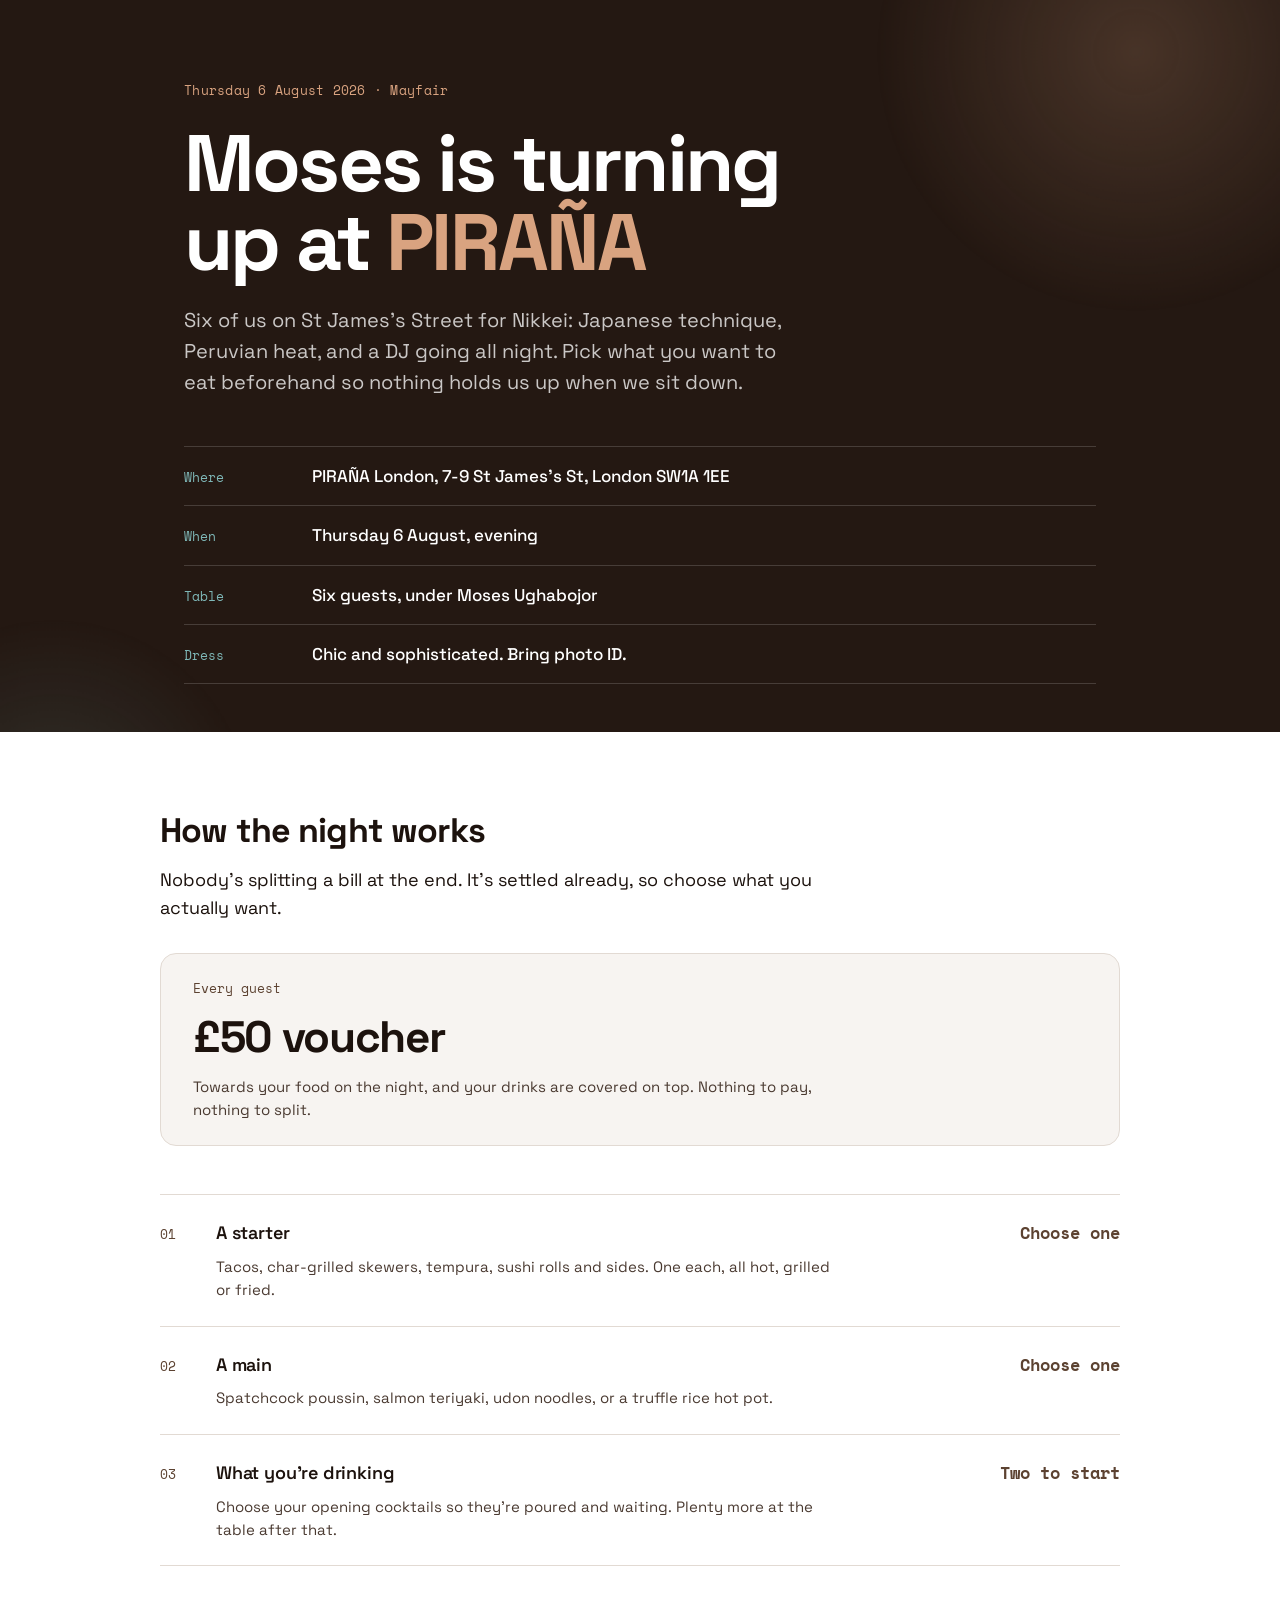
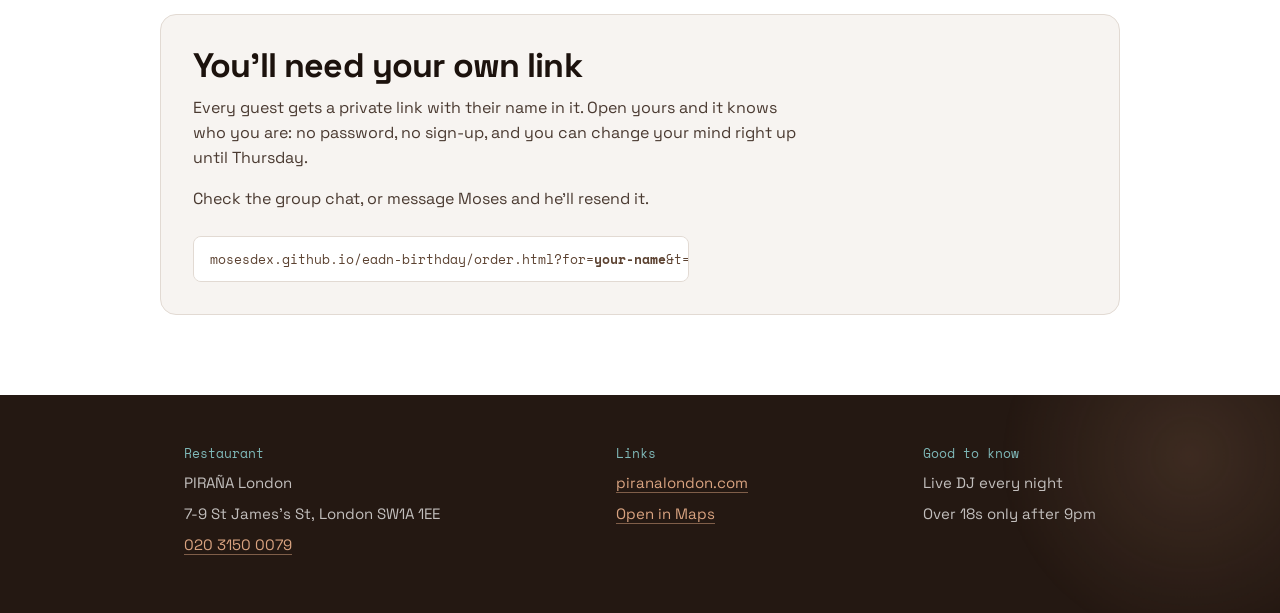
<file: index.html>
<!doctype html>
<html lang="en">
<head>
<meta charset="utf-8">
<meta name="viewport" content="width=device-width, initial-scale=1, viewport-fit=cover">
<meta name="theme-color" content="#241812">
<title>Moses's Birthday — PIRAÑA London</title>
<meta name="description" content="Dinner at PIRAÑA London, Thursday 6 August. Pick your food before the night.">
<link rel="preconnect" href="https://fonts.googleapis.com">
<link rel="preconnect" href="https://fonts.gstatic.com" crossorigin>
<link href="https://fonts.googleapis.com/css2?family=Space+Grotesk:wght@400;500;600;700&family=Space+Mono:wght@400;700&display=swap" rel="stylesheet">
<link rel="stylesheet" href="home.css">
</head>
<body>

<header class="masthead">
  <div class="shell">
    <p class="dateline">Thursday 6 August 2026 · Mayfair</p>
    <h1>Moses is turning up at <em>PIRAÑA</em></h1>
    <p class="standfirst">
      Six of us on St James's Street for Nikkei: Japanese technique, Peruvian
      heat, and a DJ going all night. Pick what you want to eat beforehand so
      nothing holds us up when we sit down.
    </p>

    <dl class="record">
      <div><dt>Where</dt><dd>PIRAÑA London, 7-9 St James's St, London SW1A 1EE</dd></div>
      <div><dt>When</dt><dd>Thursday 6 August, evening</dd></div>
      <div><dt>Table</dt><dd>Six guests, under Moses Ughabojor</dd></div>
      <div><dt>Dress</dt><dd>Chic and sophisticated. Bring photo ID.</dd></div>
    </dl>
  </div>
</header>

<main>
  <section class="band shell">
    <h2>How the night works</h2>
    <p class="lede">
      Nobody's splitting a bill at the end. It's settled already, so choose what
      you actually want.
    </p>

    <div class="voucher">
      <p class="voucher-label">Every guest</p>
      <p class="voucher-amount"><span id="voucherAmount">£50</span> voucher</p>
      <p class="voucher-note">Towards your food on the night, and your drinks are covered on top. Nothing to pay, nothing to split.</p>
    </div>

    <ol class="parts">
      <li>
        <div>
          <h3>A starter</h3>
          <p>Tacos, char-grilled skewers, tempura, sushi rolls and sides. One each, all hot, grilled or fried.</p>
        </div>
        <span class="figure">Choose one</span>
      </li>
      <li>
        <div>
          <h3>A main</h3>
          <p>Spatchcock poussin, salmon teriyaki, udon noodles, or a truffle rice hot pot.</p>
        </div>
        <span class="figure">Choose one</span>
      </li>
      <li>
        <div>
          <h3>What you're drinking</h3>
          <p>Choose your opening cocktails so they're poured and waiting. Plenty more at the table after that.</p>
        </div>
        <span class="figure">Two to start</span>
      </li>
    </ol>

    <div class="gate">
      <h2>You'll need your own link</h2>
      <p>
        Every guest gets a private link with their name in it. Open yours and it
        knows who you are: no password, no sign-up, and you can change your mind
        right up until Thursday.
      </p>
      <p>Check the group chat, or message Moses and he'll resend it.</p>
      <p class="hint">mosesdex.github.io/eadn-birthday/order.html?for=<b>your-name</b>&amp;t=…</p>
    </div>
  </section>
</main>

<footer class="foot">
  <div class="shell foot-grid">
    <div>
      <p class="label">Restaurant</p>
      <p>PIRAÑA London</p>
      <p>7-9 St James's St, London SW1A 1EE</p>
      <p><a href="tel:+442031500079">020 3150 0079</a></p>
    </div>
    <div>
      <p class="label">Links</p>
      <p><a href="https://www.piranalondon.com/" rel="noopener">piranalondon.com</a></p>
      <p><a href="https://maps.app.goo.gl/caVjL6UZ3X6aZDjH8" rel="noopener">Open in Maps</a></p>
    </div>
    <div>
      <p class="label">Good to know</p>
      <p>Live DJ every night</p>
      <p>Over 18s only after 9pm</p>
    </div>
  </div>
</footer>

<script type="module">
  // Keep the headline figure tied to the live config rather than hardcoded.
  import { rpc } from './api.js';
  rpc('bday_menu_and_rules')
    .then((d) => {
      const amount = Number(d?.rules?.food_cap);
      if (amount > 0) {
        document.getElementById('voucherAmount').textContent = `£${amount.toFixed(0)}`;
      }
    })
    .catch(() => { /* the printed £50 stands */ });
</script>

</body>
</html>
</file>
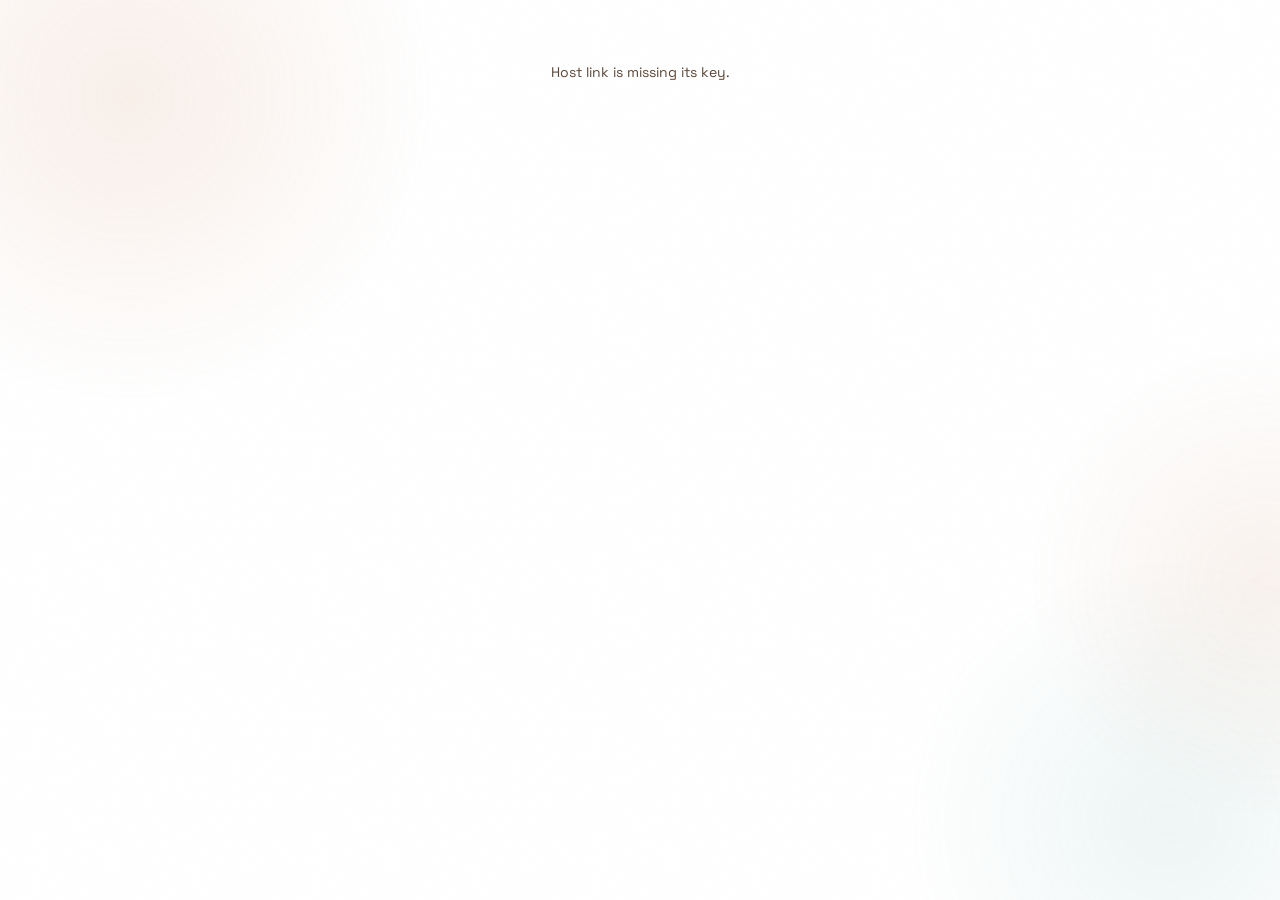
<file: host.html>
<!doctype html>
<html lang="en">
<head>
<meta charset="utf-8">
<meta name="viewport" content="width=device-width, initial-scale=1, viewport-fit=cover">
<meta name="theme-color" content="#ffffff">
<title>Host dashboard — PIRAÑA London</title>
<link rel="preconnect" href="https://fonts.googleapis.com">
<link rel="preconnect" href="https://fonts.gstatic.com" crossorigin>
<link href="https://fonts.googleapis.com/css2?family=Space+Grotesk:wght@400;500;600;700&family=Space+Mono:wght@400;700&display=swap" rel="stylesheet">
<link rel="stylesheet" href="styles.css">
</head>
<body>

<div class="ambient" aria-hidden="true"><i></i><i></i><i></i></div>


<main class="wrap">

  <div id="loading" class="state" aria-live="polite">
    <div class="skeleton"></div>
    <div class="skeleton"></div>
    <p class="state-msg">Loading the table…</p>
  </div>

  <div id="failed" class="state" hidden>
    <p class="state-msg" id="failedMsg"></p>
  </div>

  <div id="app" hidden>

    <header class="masthead">
      <h1 id="eventName">Birthday dinner</h1>
      <p id="eventMeta"></p>
    </header>

    <div class="stat-grid">
      <div class="stat">
        <div class="label">Food total</div>
        <div class="value" id="statTotal">£0.00</div>
        <div class="label" id="statBreakdown"></div>
      </div>
      <div class="stat">
        <div class="label">Shared pot</div>
        <div class="value" id="statPot">—</div>
      </div>
      <div class="stat">
        <div class="label">Toward minimum</div>
        <div class="value" id="statMin">—</div>
      </div>
      <div class="stat">
        <div class="label">Table cap</div>
        <div class="value" id="statCap">—</div>
      </div>
      <div class="stat">
        <div class="label">Submitted</div>
        <div class="value" id="statSubmitted">—</div>
      </div>
      <div class="stat">
        <div class="label">Cocktails on you</div>
        <div class="value" id="statCocktails">£0.00</div>
      </div>
    </div>

    <div id="lockNotice"></div>

    <div class="section-head">
      <h2>Kitchen order</h2>
      <p>All six orders merged into one. This is what you read out at the table.</p>
    </div>

    <div class="panel accent">
      <ul class="lines" id="kitchenList"></ul>
      <div class="btn-row">
        <a class="btn sm" id="fullOrderLink" href="#">Full order sheet</a>
        <button type="button" class="btn sm ghost" id="copyOrder">Copy order</button>
        <button type="button" class="btn sm ghost" id="refreshBtn">Refresh</button>
        <button type="button" class="btn sm ghost" id="lockBtn">Lock orders</button>
      </div>
    </div>

    <div class="section-head">
      <h2>Bar tab</h2>
      <p>Cocktails you're covering.</p>
    </div>

    <div class="panel">
      <ul class="lines" id="barList"></ul>
    </div>

    <div class="section-head">
      <h2>Guests</h2>
      <p>Rename a guest, then send them their own link.</p>
    </div>

    <div id="guestList"></div>

    <p class="muted state-msg" style="margin:2rem 0">Refreshes every 15 seconds.</p>

  </div>
</main>

<script type="module" src="host.js"></script>
</body>
</html>
</file>
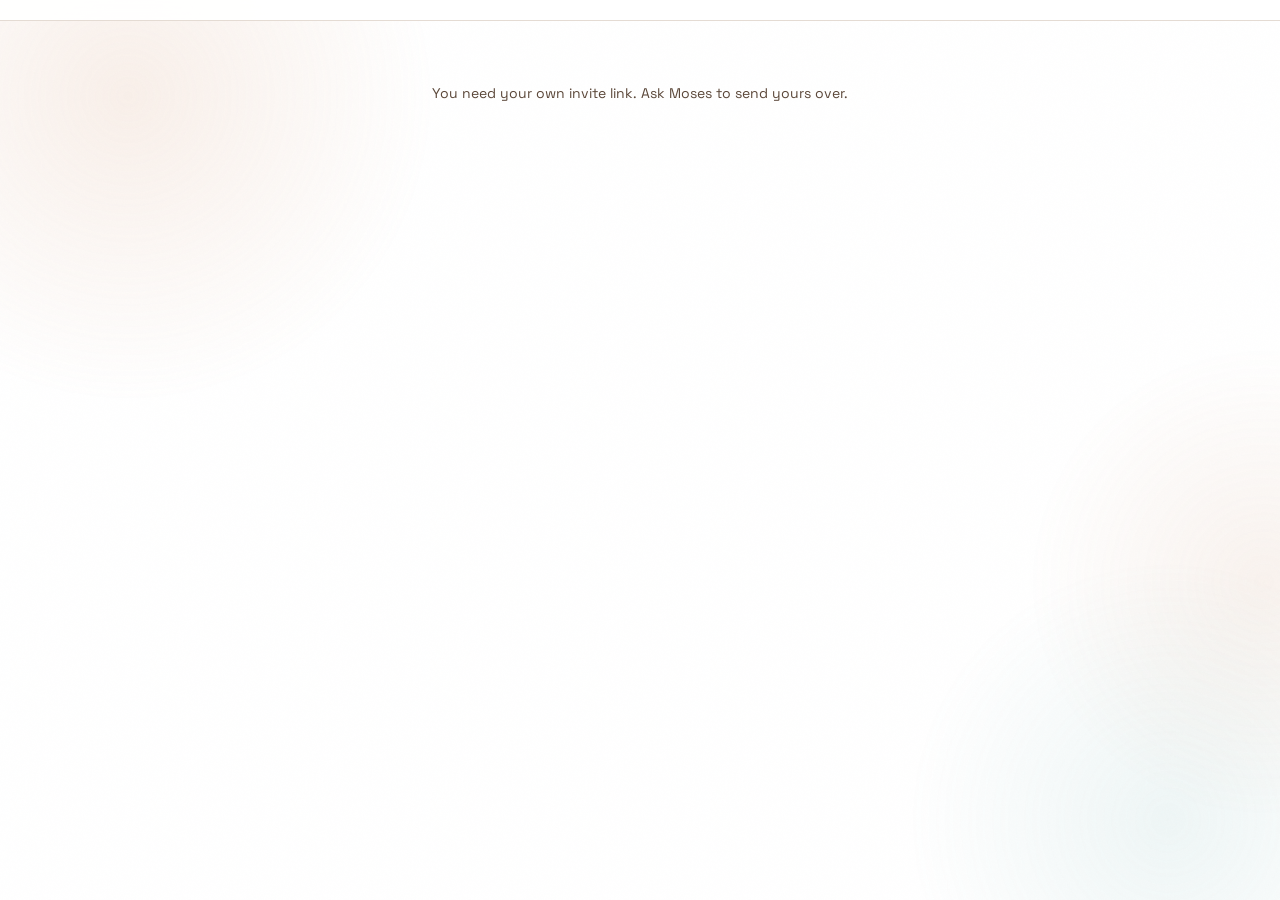
<file: order.html>
<!doctype html>
<html lang="en">
<head>
<meta charset="utf-8">
<meta name="viewport" content="width=device-width, initial-scale=1, viewport-fit=cover">
<meta name="theme-color" content="#ffffff">
<title>Pick your food — PIRAÑA London</title>
<link rel="preconnect" href="https://fonts.googleapis.com">
<link rel="preconnect" href="https://fonts.gstatic.com" crossorigin>
<link href="https://fonts.googleapis.com/css2?family=Space+Grotesk:wght@400;500;600;700&family=Space+Mono:wght@400;700&display=swap" rel="stylesheet">
<link rel="stylesheet" href="styles.css">
</head>
<body>

<div class="ambient" aria-hidden="true"><i></i><i></i><i></i></div>

<svg width="0" height="0" aria-hidden="true" focusable="false" style="position:absolute">
  <defs>
    <g id="ico-dome" fill="none" stroke="currentColor" stroke-width="1.25"
       stroke-linecap="round" stroke-linejoin="round">
      <path d="M2.5 19.5h19"/>
      <path d="M4.75 16.5a7.25 7.25 0 0 1 14.5 0"/>
      <path d="M3.5 16.5h17"/>
      <path d="M12 9.25V7.5"/>
      <circle cx="12" cy="6" r="1.1"/>
    </g>
    <g id="ico-plate" fill="none" stroke="currentColor" stroke-width="1.25"
       stroke-linecap="round" stroke-linejoin="round">
      <circle cx="12" cy="12" r="8.75"/>
      <circle cx="12" cy="12" r="5"/>
    </g>
    <g id="ico-coupe" fill="none" stroke="currentColor" stroke-width="1.25"
       stroke-linecap="round" stroke-linejoin="round">
      <path d="M4.75 5.5h14.5a7.25 7.25 0 0 1-14.5 0Z"/>
      <path d="M12 12.75v5.75"/>
      <path d="M8.25 18.5h7.5"/>
    </g>
  </defs>
</svg>

<nav class="rail" id="rail" aria-label="Order steps" hidden>
  <div class="rail-inner" id="railInner"></div>
</nav>

<main class="wrap">

  <div id="loading" class="state" aria-live="polite">
    <div class="skeleton"></div>
    <div class="skeleton"></div>
    <div class="skeleton"></div>
    <p class="state-msg">Getting the menu…</p>
  </div>

  <div id="failed" class="state" hidden>
    <p class="state-msg" id="failedMsg"></p>
  </div>

  <div id="app" hidden>

    <!-- welcome -->
    <section class="step" data-step="0" aria-labelledby="hello">
      <div class="step-head">
        <h1 class="hello" id="hello"><span id="helloLead">Hey</span> <span id="guestName"></span></h1>
        <p class="venue-line" id="venueLine"></p>

        <dl class="booking">
          <div><dt>When</dt><dd id="bkWhen"></dd></div>
          <div><dt>Table</dt><dd id="bkTable"></dd></div>
          <div><dt>Where</dt><dd id="bkWhere"></dd></div>
        </dl>

        <div class="voucher">
          <p class="voucher-label">You have</p>
          <p class="voucher-amount" id="voucherAmount">£50 voucher</p>
          <p class="voucher-note" id="voucherNote">Towards your food tonight. Drinks are covered separately.</p>
        </div>

        <div class="brief">
          <div class="brief-row">
            <svg class="ico" viewBox="0 0 24 24" aria-hidden="true"><use href="#ico-dome"/></svg>
            <div>
              <h2>A starter</h2>
              <p>Tacos, char-grilled skewers, tempura, sushi rolls and sides. One each.</p>
            </div>
            <span class="figure">Choose one</span>
          </div>
          <div class="brief-row">
            <svg class="ico" viewBox="0 0 24 24" aria-hidden="true"><use href="#ico-plate"/></svg>
            <div>
              <h2>A main</h2>
              <p>Spatchcock poussin, salmon teriyaki, udon, or a truffle rice hot pot.</p>
            </div>
            <span class="figure">Choose one</span>
          </div>
          <div class="brief-row">
            <svg class="ico" viewBox="0 0 24 24" aria-hidden="true"><use href="#ico-coupe"/></svg>
            <div>
              <h2>What you're drinking</h2>
              <p>Pick your opening cocktails so they're poured and waiting when we sit down.</p>
            </div>
            <span class="figure" id="briefCk"></span>
          </div>
        </div>

        <div id="lockNotice"></div>
      </div>
    </section>

    <!-- small plates -->
    <section class="step" data-step="1" aria-labelledby="t1">
      <div class="step-head">
        <h1 class="step-title" id="t1">Your starter</h1>
        <p class="step-lede">Pick one. Tacos, char-grilled skewers, tempura, rolls and sides.</p>
        <p class="tally" id="shareTally"></p>
      </div>
      <div id="listShare"></div>
    </section>

    <!-- main -->
    <section class="step" data-step="2" aria-labelledby="t2">
      <div class="step-head">
        <h1 class="step-title" id="t2">Your main</h1>
        <p class="step-lede">Pick one. Spatchcock poussin, salmon teriyaki, udon, or a rice hot pot.</p>
        <p class="tally" id="mainTally"></p>
      </div>
      <div id="listMain"></div>
    </section>

    <!-- drinks -->
    <section class="step" data-step="3" aria-labelledby="t3">
      <div class="step-head">
        <h1 class="step-title" id="t3">Your drinks</h1>
        <p class="step-lede" id="drinkLede"></p>
        <p class="tally" id="ckTally"></p>
      </div>
      <div id="listDrinks"></div>
    </section>

    <!-- review -->
    <section class="step" data-step="4" aria-labelledby="t4">
      <div class="step-head">
        <h1 class="step-title" id="t4">Look right?</h1>
        <p class="step-lede">Change anything you want, then send it over.</p>
      </div>

      <div class="recap">
        <div class="recap-head">
          <h2>Your starter</h2>
          <button type="button" class="recap-edit" data-goto="1">Edit</button>
        </div>
        <ul class="lines" id="recapShare"></ul>
      </div>

      <div class="recap">
        <div class="recap-head">
          <h2>Your main</h2>
          <button type="button" class="recap-edit" data-goto="2">Edit</button>
        </div>
        <ul class="lines" id="recapMain"></ul>
      </div>

      <div class="recap">
        <div class="recap-head">
          <h2>Your drinks</h2>
          <button type="button" class="recap-edit" data-goto="3">Edit</button>
        </div>
        <ul class="lines" id="recapDrinks"></ul>
      </div>

      <div id="sentNotice"></div>
    </section>

  </div>
</main>

<div class="nav" id="nav" hidden>
  <div class="nav-inner">
    <button type="button" class="btn ghost" id="backBtn">Back</button>
    <span class="nav-context" id="navContext"></span>
    <button type="button" class="btn" id="nextBtn">Start</button>
  </div>
</div>

<script type="module" src="order.js"></script>
</body>
</html>
</file>
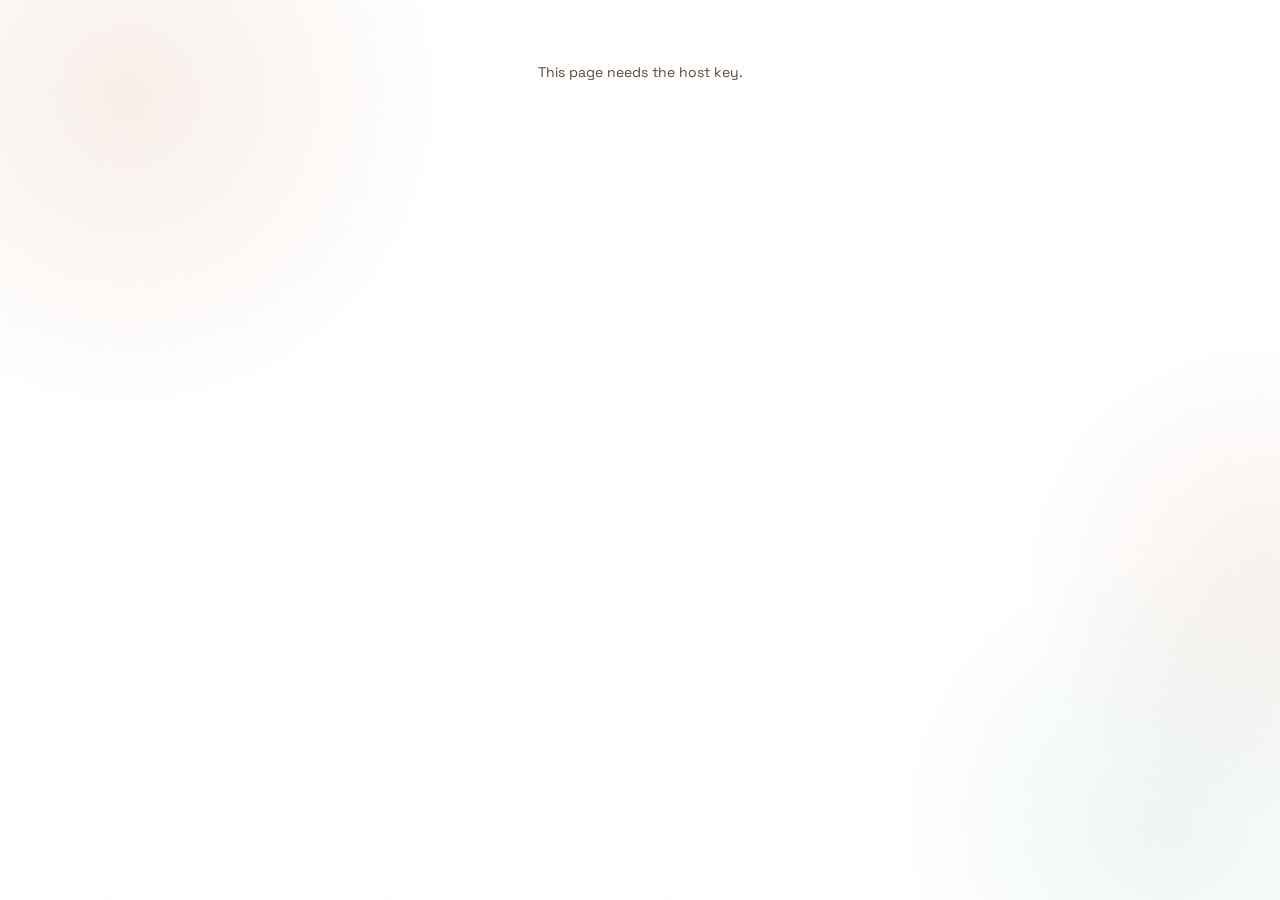
<file: summary.html>
<!doctype html>
<html lang="en">
<head>
<meta charset="utf-8">
<meta name="viewport" content="width=device-width, initial-scale=1, viewport-fit=cover">
<meta name="theme-color" content="#ffffff">
<title>Full order — PIRAÑA London</title>
<link rel="preconnect" href="https://fonts.googleapis.com">
<link rel="preconnect" href="https://fonts.gstatic.com" crossorigin>
<link href="https://fonts.googleapis.com/css2?family=Space+Grotesk:wght@400;500;600;700&family=Space+Mono:wght@400;700&display=swap" rel="stylesheet">
<link rel="stylesheet" href="styles.css">
<link rel="stylesheet" href="summary.css">
</head>
<body>

<div class="ambient" aria-hidden="true"><i></i><i></i><i></i></div>

<main class="wrap sheet">

  <div id="loading" class="state" aria-live="polite">
    <div class="skeleton"></div>
    <div class="skeleton"></div>
    <p class="state-msg">Loading the full order…</p>
  </div>

  <div id="failed" class="state" hidden>
    <p class="state-msg" id="failedMsg"></p>
  </div>

  <div id="app" hidden>

    <header class="doc-head">
      <div>
        <h1 id="docTitle">Full order</h1>
        <p class="doc-meta" id="docMeta"></p>
        <p class="doc-meta" id="docAddress"></p>
      </div>
      <div class="doc-actions">
        <a class="btn sm ghost" id="backLink" href="#">Dashboard</a>
        <button type="button" class="btn sm ghost" id="copyBtn">Copy</button>
        <button type="button" class="btn sm" id="printBtn">Print</button>
      </div>
    </header>

    <p class="doc-stamp" id="docStamp"></p>

    <!-- money -->
    <section class="doc-section">
      <h2 class="doc-h2">The money</h2>
      <table class="ledger">
        <caption class="sr-only">Cost breakdown by category</caption>
        <thead>
          <tr><th scope="col">Item</th><th scope="col" class="num">Budget</th><th scope="col" class="num">Committed</th><th scope="col" class="num">Left</th></tr>
        </thead>
        <tbody id="ledgerBody"></tbody>
        <tfoot id="ledgerFoot"></tfoot>
      </table>
      <p class="doc-note" id="moneyNote"></p>
    </section>

    <!-- per guest -->
    <section class="doc-section">
      <h2 class="doc-h2">Guest by guest</h2>
      <div id="guestSheets"></div>
    </section>

    <!-- kitchen -->
    <section class="doc-section break">
      <h2 class="doc-h2">For the kitchen</h2>
      <p class="doc-note">Every plate the table is eating, merged. Read this out.</p>
      <table class="ledger">
        <caption class="sr-only">Merged kitchen order</caption>
        <thead>
          <tr><th scope="col" class="num narrow">Qty</th><th scope="col">Dish</th><th scope="col">Course</th><th scope="col" class="num">Total</th></tr>
        </thead>
        <tbody id="kitchenBody"></tbody>
        <tfoot id="kitchenFoot"></tfoot>
      </table>
    </section>

    <!-- bar -->
    <section class="doc-section">
      <h2 class="doc-h2">For the bar</h2>
      <table class="ledger">
        <caption class="sr-only">Cocktail order</caption>
        <thead>
          <tr><th scope="col" class="num narrow">Qty</th><th scope="col">Drink</th><th scope="col">Who</th><th scope="col" class="num">Total</th></tr>
        </thead>
        <tbody id="barBody"></tbody>
        <tfoot id="barFoot"></tfoot>
      </table>
    </section>

    <p class="doc-foot" id="docFoot"></p>

  </div>
</main>

<script type="module" src="summary.js"></script>
</body>
</html>
</file>
<file: home.css>
/* ============================================================
   Landing page — luxury brown and white.

   Brand register: this page IS the impression, so it commits. Espresso
   carries the masthead as a full surface rather than sitting as a tint on
   a beige wash; true white is the counterpoint below it. Accents are
   PIRAÑA's own copper and the teal from their wordmark.
   ============================================================ */

:root {
  --espresso: #241812;
  --coffee: #3b2a1f;
  --walnut: #5c4231;
  --tan: #a9866b;

  --white: #ffffff;
  --paper: #f7f4f1;
  --rule: #e2dad3;

  --apricot: #d9a380;
  --gold: #7fb8b8;

  --ink-dark: #1c120d;
  --ink-body: #4a3a31;

  --font: 'Space Grotesk', -apple-system, BlinkMacSystemFont, 'Segoe UI', Roboto, sans-serif;
  --font-mono: 'Space Mono', ui-monospace, SFMono-Regular, Menlo, monospace;

  --s2: 0.5rem;
  --s3: 0.75rem;
  --s4: 1rem;
  --s5: 1.5rem;
  --s6: 2rem;
  --s7: 3rem;
  --s8: 5rem;

  --ease: cubic-bezier(0.25, 1, 0.5, 1);
}

* { box-sizing: border-box; }

html { -webkit-text-size-adjust: 100%; }

body {
  margin: 0;
  background: var(--white);
  color: var(--ink-body);
  font-family: var(--font);
  font-size: 1rem;
  line-height: 1.55;
}

.shell { max-width: 60rem; margin: 0 auto; padding: 0 var(--s5); }

:focus-visible {
  outline: 2px solid var(--walnut);
  outline-offset: 3px;
  border-radius: 4px;
}

/* ---------- masthead: the brown commits to the full surface ---------- */

.masthead {
  background: var(--espresso);
  color: var(--white);
  padding: var(--s8) 0 var(--s7);
  position: relative;
  overflow: hidden;
}

/* A slow warm bloom, not a decorative gradient overlay. */
.masthead::before {
  content: '';
  position: absolute;
  top: -30%;
  right: -10%;
  width: 34rem;
  height: 34rem;
  border-radius: 50%;
  background: radial-gradient(circle, rgb(217 163 128 / 0.20), transparent 68%);
  pointer-events: none;
}

.masthead .shell { position: relative; }

.dateline {
  font-family: var(--font-mono);
  font-size: 0.8125rem;
  color: var(--apricot);
  margin: 0 0 var(--s5);
  letter-spacing: 0.02em;
}

.masthead h1 {
  font-size: clamp(2.5rem, 9vw, 5rem);
  line-height: 0.98;
  letter-spacing: -0.035em;
  font-weight: 700;
  margin: 0 0 var(--s5);
  text-wrap: balance;
  max-width: 16ch;
}

.masthead h1 em { font-style: normal; color: var(--apricot); }

.standfirst {
  font-size: clamp(1rem, 2.4vw, 1.25rem);
  color: rgb(255 255 255 / 0.76);
  margin: 0;
  max-width: 46ch;
  text-wrap: pretty;
}

/* ---------- the reservation, set as a record ---------- */

.record {
  margin: var(--s7) 0 0;
  border-top: 1px solid rgb(255 255 255 / 0.16);
}

.record > div {
  display: grid;
  grid-template-columns: 7rem 1fr;
  gap: var(--s4);
  align-items: baseline;
  padding: var(--s4) 0;
  border-bottom: 1px solid rgb(255 255 255 / 0.16);
}

.record dt {
  font-family: var(--font-mono);
  font-size: 0.8125rem;
  color: var(--gold);
}

.record dd {
  margin: 0;
  color: var(--white);
  font-size: 1.0625rem;
  font-weight: 500;
}

/* ---------- white body ---------- */

.band { padding: var(--s8) 0; }

.band h2 {
  font-size: clamp(1.5rem, 4vw, 2.125rem);
  line-height: 1.1;
  letter-spacing: -0.025em;
  color: var(--ink-dark);
  margin: 0 0 var(--s4);
  text-wrap: balance;
  max-width: 20ch;
}

.band p {
  margin: 0 0 var(--s4);
  max-width: 62ch;
  text-wrap: pretty;
}

.band p:last-child { margin-bottom: 0; }

.lede { font-size: 1.125rem; color: var(--ink-dark); }

/* the three parts of the night, as an ordered record rather than cards */

.parts {
  margin: var(--s7) 0 0;
  padding: 0;
  list-style: none;
  counter-reset: part;
  border-top: 1px solid var(--rule);
}

.parts li {
  counter-increment: part;
  display: grid;
  grid-template-columns: 2.5rem 1fr auto;
  gap: var(--s4);
  align-items: baseline;
  padding: var(--s5) 0;
  border-bottom: 1px solid var(--rule);
}

/* Walnut, not tan: tan measured 3.33:1 on white and these numerals are
   real text at 13px. */
.parts li::before {
  content: counter(part, decimal-leading-zero);
  font-family: var(--font-mono);
  font-size: 0.8125rem;
  color: var(--walnut);
}

.parts h3 {
  margin: 0 0 var(--s2);
  font-size: 1.125rem;
  font-weight: 600;
  color: var(--ink-dark);
  letter-spacing: -0.01em;
}

.parts p { margin: 0; font-size: 0.9375rem; }

.parts .figure {
  font-family: var(--font-mono);
  font-weight: 700;
  font-size: 1.0625rem;
  color: var(--walnut);
  white-space: nowrap;
}

/* ---------- the access notice: the actual job of this page ---------- */

.gate {
  background: var(--paper);
  border-radius: 16px;
  padding: var(--s6);
  margin: var(--s7) 0 0;
  border: 1px solid var(--rule);
}

.gate h2 { margin-bottom: var(--s3); }

.gate p { color: var(--ink-body); }

.gate .hint {
  font-family: var(--font-mono);
  font-size: 0.8125rem;
  color: var(--walnut);
  background: var(--white);
  border: 1px solid var(--rule);
  border-radius: 8px;
  padding: var(--s3) var(--s4);
  margin-top: var(--s5);
  overflow-x: auto;
  white-space: nowrap;
}

/* ---------- footer ---------- */

.foot {
  background: var(--espresso);
  color: rgb(255 255 255 / 0.72);
  padding: var(--s7) 0;
  font-size: 0.9375rem;
}

.foot a {
  color: var(--apricot);
  text-decoration: none;
  border-bottom: 1px solid rgb(217 163 128 / 0.5);
  transition: border-color 150ms var(--ease);
}

.foot a:hover { border-bottom-color: var(--apricot); }

.foot-grid {
  display: flex;
  flex-wrap: wrap;
  gap: var(--s5) var(--s7);
  justify-content: space-between;
  align-items: flex-start;
}

.foot p { margin: 0 0 var(--s2); }
.foot .label { font-family: var(--font-mono); font-size: 0.8125rem; color: var(--gold); }

@media (max-width: 34rem) {
  .record > div { grid-template-columns: 5.5rem 1fr; }
  .parts li { grid-template-columns: 2rem 1fr; }
  .parts .figure { grid-column: 2; }
}

@media (prefers-reduced-motion: reduce) {
  * { transition-duration: 1ms !important; }
}

/* ============================================================
   living background — the espresso surfaces breathe
   ============================================================ */

.masthead::before {
  animation: bloom-a 52s cubic-bezier(0.45, 0, 0.55, 1) infinite alternate;
  will-change: transform;
}

.masthead::after {
  content: '';
  position: absolute;
  bottom: -40%;
  left: -12%;
  width: 26rem;
  height: 26rem;
  border-radius: 50%;
  background: radial-gradient(circle, rgb(127 184 184 / 0.15), transparent 68%);
  pointer-events: none;
  will-change: transform;
  animation: bloom-b 67s cubic-bezier(0.45, 0, 0.55, 1) infinite alternate;
}

.foot { position: relative; overflow: hidden; }

.foot::before {
  content: '';
  position: absolute;
  top: -60%;
  right: -8%;
  width: 24rem;
  height: 24rem;
  border-radius: 50%;
  background: radial-gradient(circle, rgb(217 163 128 / 0.14), transparent 70%);
  pointer-events: none;
  will-change: transform;
  animation: bloom-a 74s cubic-bezier(0.45, 0, 0.55, 1) infinite alternate;
}

.foot .shell { position: relative; }

@keyframes bloom-a {
  from { transform: translate3d(0, 0, 0) scale(1); }
  to   { transform: translate3d(-7rem, 5rem, 0) scale(1.25); }
}

@keyframes bloom-b {
  from { transform: translate3d(0, 0, 0) scale(1.15); }
  to   { transform: translate3d(8rem, -4rem, 0) scale(1); }
}

@media (prefers-reduced-motion: reduce) {
  .masthead::before,
  .masthead::after,
  .foot::before { animation: none; }
}

/* ---------- the voucher: the one figure guests are told ---------- */

.voucher {
  margin: var(--s6) 0 0;
  padding: var(--s5) var(--s6);
  border: 1px solid var(--rule);
  border-radius: 16px;
  background: var(--paper);
}

.voucher-label {
  font-family: var(--font-mono);
  font-size: 0.8125rem;
  color: var(--walnut);
  margin: 0 0 var(--s2);
}

.voucher-amount {
  font-size: clamp(2rem, 6vw, 2.75rem);
  font-weight: 700;
  letter-spacing: -0.03em;
  line-height: 1;
  color: var(--ink-dark);
  margin: 0 0 var(--s3);
}

.voucher-note {
  margin: 0;
  color: var(--ink-body);
  font-size: 0.9375rem;
  max-width: 46ch;
}
</file>
<file: styles.css>
/* ============================================================
   EADN Birthday — design tokens

   Palette taken from PIRAÑA's own printed menus, which are copper on
   white with a teal wordmark:
     #d9a380 copper (fills)   #8a5433 deep copper (text, indicators)
     #2f7f80 teal (secondary) #2a1810 espresso ink
   Type is Space Grotesk with Space Mono for figures.

   Product register: fixed rem scale, accent reserved for action and state.
   ============================================================ */

:root {
  /* surfaces — white, with warm neutrals only where a panel must separate */
  --bg: #ffffff;
  --surface: #faf7f4;
  --surface-2: #f2ece6;
  --line: #e4dbd3;
  --line-strong: #8d7c6e;

  /* ink — espresso 18.4:1 on white, walnut 9.2:1 */
  --ink: #1f1611;
  --ink-muted: #5b4739;

  /* accent.
     Apricot is EADN's colour but it is a FILL, not a typeface colour:
     #f3a86e on white is about 2:1 and fails any text. So apricot fills
     buttons and bars (8.8:1 against its own espresso ink), and a deeper
     burnt orange carries accent TEXT at 6.0:1 on white. */
  --accent: #d9a380;
  --accent-bright: #c98a63;
  --accent-strong: #8a5433;
  --accent-ink: #2a1810;
  --accent-dim: rgb(217 163 128 / 0.18);
  --accent-line: rgb(217 163 128 / 0.6);
  --accent-mark: rgb(138 84 51 / 0.75);

  /* secondary — the teal from their wordmark */
  --gold: #7fb8b8;
  --gold-strong: #2f7f80;
  --gold-dim: rgb(127 184 184 / 0.16);
  --gold-line: rgb(127 184 184 / 0.55);

  /* semantic state — darkened for white, all >= 4.5:1 */
  --ok: #2f7d54;
  --warn: #8a5a00;
  --danger: #b3261e;

  /* spacing scale */
  --s1: 0.25rem;
  --s2: 0.5rem;
  --s3: 0.75rem;
  --s4: 1rem;
  --s5: 1.5rem;
  --s6: 2rem;
  --s7: 3rem;

  /* type — EADN's own pairing: geometric sans + mono, a real contrast axis */
  --font: 'Space Grotesk', -apple-system, BlinkMacSystemFont, 'Segoe UI', Roboto, sans-serif;
  --font-mono: 'Space Mono', ui-monospace, SFMono-Regular, Menlo, monospace;

  /* type scale — fixed rem, ratio ~1.2 */
  --t-xs: 0.8125rem;   /* 13px — labels only, never body */
  --t-sm: 0.875rem;    /* 14px — mobile body floor */
  --t-base: 1rem;
  --t-md: 1.125rem;
  --t-lg: 1.375rem;
  --t-xl: 1.75rem;

  --radius: 12px;
  --radius-sm: 9px;
  --radius-pill: 99px;

  /* semantic z-index scale */
  --z-sticky: 100;
  --z-nav: 200;
  --z-toast: 300;

  /* motion — product range, ease-out-quart */
  --ease: cubic-bezier(0.25, 1, 0.5, 1);
  --fast: 150ms;
  --mid: 220ms;

  --tap: 44px; /* minimum touch target */
}

* { box-sizing: border-box; }

html {
  -webkit-text-size-adjust: 100%;
  scroll-behavior: smooth;
}

body {
  margin: 0;
  background: var(--bg);
  color: var(--ink);
  font-family: var(--font);
  font-size: var(--t-base);
  line-height: 1.5;
  padding-bottom: 7.5rem;
}

/* Space Mono carries every figure: prices, budgets, counts, tokens. Numbers
   line up column to column, and it's the restaurant's own accent face. */
.gauge-left, .gauge-right, .item-price, .stepper .qty,
.stat .value, .lines .amount, .lines .qty-badge, .total b, .pill,
.nav-context, .link-row input {
  font-family: var(--font-mono);
  font-variant-numeric: tabular-nums;
}

.wrap { max-width: 44rem; margin: 0 auto; padding: 0 var(--s4); }

/* focus is never removed, only replaced */
:focus-visible {
  outline: 2px solid var(--accent-strong);
  outline-offset: 2px;
  border-radius: var(--radius-sm);
}

::selection { background: var(--accent-dim); }

/* ============================================================
   progress rail — position indicator and navigation in one
   ============================================================ */

.rail {
  position: sticky;
  top: 0;
  z-index: var(--z-sticky);
  display: flex;
  gap: var(--s1);
  padding: var(--s3) var(--s4) var(--s2);
  background: color-mix(in oklch, var(--bg) 92%, transparent);
  backdrop-filter: blur(12px);
  border-bottom: 1px solid var(--line);
  overflow-x: auto;
  scrollbar-width: none;
}

.rail::-webkit-scrollbar { display: none; }

.rail-inner {
  display: flex;
  gap: var(--s1);
  margin: 0 auto;
  width: 100%;
  max-width: 44rem;
}

/* Tab-style step marker. The indicator is a pseudo-element rather than a
   border so the active state scales on the compositor. */
.rail button {
  position: relative;
  flex: 1;
  min-width: 3.25rem;
  border: 0;
  background: none;
  padding: var(--s3) 0 var(--s2);
  color: var(--ink-muted);
  font: inherit;
  font-size: var(--t-xs);
  cursor: pointer;
  transition: color var(--fast) var(--ease);
}

.rail button::after {
  content: '';
  position: absolute;
  inset: 0 0 auto;
  height: 3px;
  border-radius: var(--radius-pill);
  background: var(--line);
  transition: background var(--fast) var(--ease), transform var(--mid) var(--ease);
}

.rail button:hover:not(:disabled) { color: var(--ink); }
.rail button.visited::after { background: var(--accent-mark); }

.rail button[aria-current='step'] { color: var(--accent-strong); }
.rail button[aria-current='step']::after { background: var(--accent-strong); }

.rail button:disabled { opacity: 0.45; cursor: not-allowed; }
.rail button:focus-visible { outline-offset: -3px; }

/* ============================================================
   steps
   ============================================================ */

.step { display: none; }
.step.active { display: block; animation: enter var(--mid) var(--ease) both; }

@keyframes enter {
  from { opacity: 0; transform: translate3d(0, 8px, 0); }
  to { opacity: 1; transform: none; }
}

.step-head { padding: var(--s6) 0 var(--s5); }

.step-title {
  font-family: var(--font);
  font-weight: 700;
  font-size: var(--t-xl);
  line-height: 1.15;
  letter-spacing: -0.02em;
  margin: 0 0 var(--s2);
  text-wrap: balance;
}

.step-lede {
  color: var(--ink-muted);
  margin: 0;
  font-size: var(--t-sm);
  max-width: 34rem;
  text-wrap: pretty;
}

/* ============================================================
   welcome
   ============================================================ */

.hello { font-size: var(--t-xl); margin: 0 0 var(--s2); letter-spacing: -0.02em; }
.hello span { color: var(--accent-strong); }

.venue-line {
  color: var(--ink-muted);
  font-size: var(--t-sm);
  margin: 0 0 var(--s6);
}

.brief { display: grid; gap: var(--s3); }

.brief-row {
  display: grid;
  grid-template-columns: 2.75rem 1fr auto;
  gap: var(--s3);
  align-items: baseline;
  padding: var(--s4) 0;
  border-top: 1px solid var(--line);
}

.brief-row:last-child { border-bottom: 1px solid var(--line); }
.brief-row .ico {
  width: 26px;
  height: 26px;
  align-self: center;
  color: var(--accent-strong);
}
.brief-row h2 { margin: 0 0 var(--s1); font-size: var(--t-base); font-weight: 600; }
.brief-row p { margin: 0; color: var(--ink-muted); font-size: var(--t-sm); }

.brief-row .figure {
  font-size: var(--t-sm);
  font-weight: 600;
  color: var(--accent-strong);
  white-space: nowrap;
}

/* ============================================================
   budget meters
   ============================================================ */

.gauge {
  border: 1px solid var(--line);
  border-radius: var(--radius);
  padding: var(--s3) var(--s4);
  margin-bottom: var(--s5);
  background: var(--surface);
}

.gauge.pot { border-color: var(--gold-line); background: var(--gold-dim); }

.gauge-row {
  display: flex;
  justify-content: space-between;
  align-items: baseline;
  gap: var(--s4);
  margin-bottom: var(--s2);
}

.gauge-left {
  font-size: var(--t-md);
  font-weight: 700;
  font-variant-numeric: tabular-nums;
}

.gauge-right {
  color: var(--ink-muted);
  font-size: var(--t-sm);
  font-variant-numeric: tabular-nums;
}

.meter {
  height: 5px;
  background: var(--surface-2);
  border-radius: var(--radius-pill);
  overflow: hidden;
}

/* scaled on the compositor; the parent's overflow supplies the rounded ends */
.meter span {
  display: block;
  height: 100%;
  width: 100%;
  background: var(--ok);
  transform: scaleX(0);
  transform-origin: left center;
  transition: transform var(--mid) var(--ease), background var(--mid) var(--ease);
}

.gauge.pot .meter span { background: var(--gold-strong); }
.meter.warn span { background: var(--warn); }
.meter.full span { background: var(--danger); }

/* ============================================================
   menu items
   ============================================================ */

.group-label {
  font-size: var(--t-sm);
  font-weight: 600;
  color: var(--ink-muted);
  margin: var(--s5) 0 var(--s3);
}

.group-label:first-child { margin-top: 0; }

.item {
  display: grid;
  grid-template-columns: 1fr auto;
  gap: var(--s4);
  align-items: center;
  padding: var(--s3) var(--s4);
  border: 1px solid var(--line);
  border-radius: var(--radius);
  background: var(--surface);
  margin-bottom: var(--s2);
  transition: border-color var(--fast) var(--ease), background var(--fast) var(--ease);
}

.item:hover { border-color: var(--line-strong); }
.item.picked { border-color: var(--accent-strong); background: var(--surface-2); }
.item.blocked { opacity: 0.4; }
.item.blocked:hover { border-color: var(--line); }

.item-name {
  font-weight: 600;
  font-size: var(--t-sm);
  line-height: 1.35;
  display: flex;
  align-items: center;
  gap: var(--s2);
  flex-wrap: wrap;
}

.item-desc {
  color: var(--ink-muted);
  font-size: var(--t-sm);
  margin-top: var(--s1);
  line-height: 1.4;
}

.tag {
  font-size: var(--t-xs);
  font-weight: 600;
  color: var(--accent-strong);
  border: 1px solid var(--accent-line);
  border-radius: var(--radius-pill);
  padding: 0 var(--s2);
  white-space: nowrap;
}

.item-controls {
  display: flex;
  flex-direction: column;
  align-items: flex-end;
  gap: var(--s2);
}

.item-price {
  font-weight: 700;
  font-size: var(--t-sm);
  font-variant-numeric: tabular-nums;
  white-space: nowrap;
}

/* stepper — 44px targets */

.stepper { display: flex; align-items: center; gap: var(--s1); }

.stepper button {
  width: var(--tap);
  height: var(--tap);
  border-radius: var(--radius-sm);
  border: 1px solid var(--line);
  background: var(--surface-2);
  color: var(--ink);
  font-size: var(--t-md);
  line-height: 1;
  cursor: pointer;
  touch-action: manipulation;
  transition: background var(--fast) var(--ease), border-color var(--fast) var(--ease),
              transform var(--fast) var(--ease);
}

.stepper button:hover:not(:disabled) { border-color: var(--accent-line); }
.stepper button:active:not(:disabled) { background: var(--accent); color: var(--accent-ink); transform: scale(0.94); }
.stepper button:disabled { opacity: 0.28; cursor: not-allowed; }

.stepper .qty {
  min-width: 1.75rem;
  text-align: center;
  font-weight: 700;
  font-variant-numeric: tabular-nums;
}

/* ============================================================
   review
   ============================================================ */

.recap { border-top: 1px solid var(--line); padding: var(--s4) 0; }

.recap-head {
  display: flex;
  justify-content: space-between;
  align-items: baseline;
  gap: var(--s4);
  margin-bottom: var(--s3);
}

.recap-head h2 { margin: 0; font-size: var(--t-base); font-weight: 600; }

.recap-edit {
  border: 0;
  background: none;
  color: var(--accent-strong);
  font: inherit;
  font-size: var(--t-sm);
  cursor: pointer;
  padding: var(--s1) var(--s2);
  margin: calc(var(--s1) * -1) calc(var(--s2) * -1);
  border-radius: var(--radius-sm);
  transition: background var(--fast) var(--ease);
}

.recap-edit:hover { background: var(--accent-dim); }

.lines { margin: 0; padding: 0; list-style: none; font-size: var(--t-sm); }

.lines li {
  display: flex;
  justify-content: space-between;
  gap: var(--s4);
  padding: var(--s2) 0;
}

.lines li + li { border-top: 1px solid var(--line); }
.lines .qty-badge { color: var(--accent-strong); font-weight: 700; margin-right: var(--s2); font-variant-numeric: tabular-nums; }
.lines .amount { font-variant-numeric: tabular-nums; color: var(--ink-muted); }

.recap-empty {
  color: var(--ink-muted);
  font-size: var(--t-sm);
  margin: 0;
  padding: var(--s2) 0;
}

.total {
  display: flex;
  justify-content: space-between;
  align-items: baseline;
  gap: var(--s4);
  padding: var(--s4) 0;
  border-top: 2px solid var(--accent-strong);
  margin-top: var(--s2);
}

.total span { color: var(--ink-muted); font-size: var(--t-sm); }
.total b { font-size: var(--t-lg); font-variant-numeric: tabular-nums; }

/* ============================================================
   nav bar
   ============================================================ */

.nav {
  position: fixed;
  inset: auto 0 0;
  z-index: var(--z-nav);
  background: color-mix(in oklch, var(--bg) 94%, transparent);
  backdrop-filter: blur(12px);
  border-top: 1px solid var(--line);
  padding: var(--s3) var(--s4) calc(var(--s3) + env(safe-area-inset-bottom));
}

.nav-inner {
  max-width: 44rem;
  margin: 0 auto;
  display: flex;
  gap: var(--s2);
  align-items: center;
}

.nav-context {
  flex: 1;
  min-width: 0;
  font-size: var(--t-xs);
  color: var(--ink-muted);
  font-variant-numeric: tabular-nums;
}

.btn {
  border: 1px solid var(--accent-strong);
  border-radius: var(--radius-sm);
  min-height: var(--tap);
  padding: 0 var(--s5);
  font: inherit;
  font-size: var(--t-sm);
  font-weight: 700;
  cursor: pointer;
  background: var(--accent);
  color: var(--accent-ink);
  touch-action: manipulation;
  transition: background var(--fast) var(--ease), opacity var(--fast) var(--ease),
              transform var(--fast) var(--ease);
}

.btn:hover:not(:disabled) { background: var(--accent-bright); }
.btn:active:not(:disabled) { transform: scale(0.98); }
.btn:disabled { opacity: 0.4; cursor: not-allowed; }

.btn.ghost {
  background: transparent;
  color: var(--ink);
  border: 1px solid var(--line-strong);
  padding: 0 var(--s4);
}

.btn.ghost:hover:not(:disabled) { background: var(--surface); border-color: var(--line-strong); }

.btn.sm { min-height: 2.25rem; padding: 0 var(--s3); font-size: var(--t-xs); }

.btn[data-busy='true'] { pointer-events: none; opacity: 0.7; }

/* ============================================================
   feedback
   ============================================================ */

.toast {
  position: fixed;
  left: 50%;
  bottom: 6.5rem;
  z-index: var(--z-toast);
  max-width: calc(100% - 2rem);
  padding: var(--s3) var(--s4);
  border-radius: var(--radius-sm);
  background: var(--surface-2);
  border: 1px solid var(--line-strong);
  font-size: var(--t-sm);
  text-align: center;
  animation: toast-in var(--mid) var(--ease) both;
}

@keyframes toast-in {
  from { opacity: 0; transform: translate3d(-50%, 8px, 0); }
  to { opacity: 1; transform: translate3d(-50%, 0, 0); }
}

.toast.err { border-color: var(--danger); }
.toast.ok { border-color: var(--ok); }

.notice {
  border: 1px solid var(--ok);
  border-radius: var(--radius);
  padding: var(--s3) var(--s4);
  margin: var(--s4) 0;
  font-size: var(--t-sm);
  background: color-mix(in oklch, var(--ok) 10%, transparent);
}

.notice.warn {
  border-color: var(--warn);
  background: color-mix(in oklch, var(--warn) 10%, transparent);
}

/* loading skeleton, not a spinner */

.state { padding: var(--s7) var(--s4); }

.skeleton {
  height: 4.5rem;
  border-radius: var(--radius);
  background: linear-gradient(90deg, var(--surface) 25%, var(--surface-2) 50%, var(--surface) 75%);
  background-size: 300% 100%;
  animation: shimmer 1.4s linear infinite;
  margin-bottom: var(--s2);
}

@keyframes shimmer {
  from { background-position: 150% 0; }
  to { background-position: -150% 0; }
}

.state-msg { text-align: center; color: var(--ink-muted); font-size: var(--t-sm); }

/* ============================================================
   host dashboard
   ============================================================ */

.masthead { padding: var(--s6) 0 var(--s5); border-bottom: 1px solid var(--line); }
.masthead h1 { margin: 0 0 var(--s1); font-size: var(--t-xl); letter-spacing: -0.02em; }
.masthead p { margin: 0; color: var(--ink-muted); font-size: var(--t-sm); }

.stat-grid {
  display: grid;
  grid-template-columns: repeat(auto-fit, minmax(9rem, 1fr));
  gap: var(--s2);
  margin: var(--s5) 0;
}

.stat {
  background: var(--surface);
  border: 1px solid var(--line);
  border-radius: var(--radius);
  padding: var(--s3) var(--s4);
}

.stat .label { color: var(--ink-muted); font-size: var(--t-xs); }
.stat .label + .value + .label { margin-top: var(--s1); font-family: var(--font-mono); }
.stat .value { font-size: var(--t-lg); font-weight: 700; margin-top: var(--s1); font-variant-numeric: tabular-nums; }
.stat .value.over { color: var(--danger); }

.panel {
  border: 1px solid var(--line);
  border-radius: var(--radius);
  padding: var(--s4);
  margin-bottom: var(--s3);
  background: var(--surface);
}

.panel.accent { border-color: var(--accent-line); background: var(--accent-dim); }

.panel-title {
  font-size: var(--t-base);
  font-weight: 600;
  margin: 0 0 var(--s3);
}

.section-head { margin: var(--s6) 0 var(--s3); }
.section-head h2 { margin: 0 0 var(--s1); font-size: var(--t-md); letter-spacing: -0.01em; }
.section-head p { margin: 0; color: var(--ink-muted); font-size: var(--t-sm); }

.guest-head {
  display: flex;
  align-items: center;
  gap: var(--s2);
  flex-wrap: wrap;
}

.guest-name {
  flex: 1;
  min-width: 9rem;
  min-height: var(--tap);
  background: var(--bg);
  border: 1px solid var(--line);
  color: var(--ink);
  border-radius: var(--radius-sm);
  padding: 0 var(--s3);
  font: inherit;
  font-size: var(--t-sm);
  font-weight: 600;
}

.guest-name:hover { border-color: var(--line-strong); }

.pill {
  font-size: var(--t-xs);
  font-weight: 600;
  padding: var(--s1) var(--s3);
  border-radius: var(--radius-pill);
  border: 1px solid var(--line);
  color: var(--ink-muted);
  white-space: nowrap;
  font-variant-numeric: tabular-nums;
}

.pill.done { border-color: var(--ok); color: var(--ok); }
.pill.draft { border-color: var(--warn); color: var(--warn); }

.link-row { display: flex; gap: var(--s2); margin-top: var(--s3); align-items: center; }

.link-row input {
  flex: 1;
  min-width: 0;
  min-height: 2.25rem;
  background: var(--bg);
  border: 1px solid var(--line);
  color: var(--ink-muted);
  border-radius: var(--radius-sm);
  padding: 0 var(--s3);
  font-family: ui-monospace, SFMono-Regular, Menlo, monospace;
  font-size: var(--t-xs);
}

.btn-row { display: flex; gap: var(--s2); flex-wrap: wrap; margin-top: var(--s4); }

.muted { color: var(--ink-muted); }
.tabular { font-variant-numeric: tabular-nums; }

/* ============================================================
   reduced motion
   ============================================================ */

@media (prefers-reduced-motion: reduce) {
  html { scroll-behavior: auto; }

  .step.active { animation: fade var(--fast) both; }
  @keyframes fade { from { opacity: 0; } to { opacity: 1; } }

  .toast { animation: none; }
  .skeleton { animation: none; }
  .meter span { transition: none; }
  .stepper button:active:not(:disabled),
  .btn:active:not(:disabled) { transform: none; }
}

/* ============================================================
   booking summary — the reservation, straight from the confirmation
   ============================================================ */

.booking {
  margin: 0 0 var(--s6);
  display: grid;
  gap: 0;
  border-top: 1px solid var(--line);
}

.booking > div {
  display: grid;
  grid-template-columns: 4.5rem 1fr;
  gap: var(--s3);
  align-items: baseline;
  padding: var(--s3) 0;
  border-bottom: 1px solid var(--line);
}

.booking dt {
  color: var(--ink-muted);
  font-size: var(--t-xs);
  font-family: var(--font-mono);
}

.booking dd {
  margin: 0;
  font-size: var(--t-sm);
  font-weight: 500;
}

/* ============================================================
   counts, not amounts — guests never see the budget
   ============================================================ */

.tally {
  display: inline-block;
  margin: var(--s4) 0 0;
  padding: var(--s1) var(--s3);
  border: 1px solid var(--accent-line);
  border-radius: var(--radius-pill);
  background: var(--accent-dim);
  color: var(--accent-strong);
  font-family: var(--font-mono);
  font-size: var(--t-xs);
}

/* Why something can't be added, said in words rather than money. */
.item-why {
  margin: var(--s2) 0 0;
  font-size: var(--t-xs);
  color: var(--ink-muted);
  font-style: italic;
}

.item.blocked { opacity: 0.5; }
.item.blocked .item-desc { display: none; }

/* ============================================================
   living background

   Three soft blooms drifting behind the content, plus a fine grain.
   Everything animates on transform only, so it stays on the compositor
   and never touches layout. Radial gradients rather than blur filters:
   the same softness with none of the repaint cost over a full viewport.
   ============================================================ */

.ambient {
  position: fixed;
  inset: 0;
  z-index: 0;
  overflow: hidden;
  pointer-events: none;
}

.ambient i {
  position: absolute;
  display: block;
  border-radius: 50%;
  will-change: transform;
  opacity: 0.5;
}

.ambient i:nth-child(1) {
  width: 40rem;
  height: 40rem;
  top: -14rem;
  left: -12rem;
  background: radial-gradient(circle, rgb(217 163 128 / 0.34), transparent 68%);
  animation: drift-a 46s var(--ease) infinite alternate;
}

.ambient i:nth-child(2) {
  width: 34rem;
  height: 34rem;
  bottom: -12rem;
  right: -10rem;
  background: radial-gradient(circle, rgb(127 184 184 / 0.26), transparent 68%);
  animation: drift-b 61s var(--ease) infinite alternate;
}

.ambient i:nth-child(3) {
  width: 30rem;
  height: 30rem;
  top: 38%;
  right: -14rem;
  background: radial-gradient(circle, rgb(196 138 99 / 0.22), transparent 70%);
  animation: drift-c 73s var(--ease) infinite alternate;
}

/* Grain sits on top of the blooms to stop them banding on dark screens. */
.ambient::after {
  content: '';
  position: absolute;
  inset: -50%;
  opacity: 0.018;
  background-image: url("data:image/svg+xml,%3Csvg xmlns='http://www.w3.org/2000/svg' width='140' height='140'%3E%3Cfilter id='n'%3E%3CfeTurbulence type='fractalNoise' baseFrequency='0.85' numOctaves='3'/%3E%3C/filter%3E%3Crect width='140' height='140' filter='url(%23n)'/%3E%3C/svg%3E");
}

@keyframes drift-a {
  from { transform: translate3d(0, 0, 0) scale(1); }
  to   { transform: translate3d(9rem, 6rem, 0) scale(1.18); }
}

@keyframes drift-b {
  from { transform: translate3d(0, 0, 0) scale(1.1); }
  to   { transform: translate3d(-8rem, -5rem, 0) scale(1); }
}

@keyframes drift-c {
  from { transform: translate3d(0, 0, 0) scale(1); }
  to   { transform: translate3d(-6rem, -9rem, 0) scale(1.22); }
}

/* Content rides above the ambient layer. */
.wrap,
main { position: relative; z-index: 1; }

@media (prefers-reduced-motion: reduce) {
  .ambient i { animation: none; }
}

/* The venue name is a long button label; give it the room on narrow phones. */
@media (max-width: 23rem) {
  .nav-inner { gap: var(--s1); }
  .btn { padding: 0 var(--s3); }
  .btn.ghost { padding: 0 var(--s2); }
}

/* Anchors styled as buttons need the flex centring buttons get for free. */
a.btn { display: inline-flex; align-items: center; justify-content: center; text-decoration: none; }

/* The "nothing chosen" prompt on the review step and its shortcut. */
#sentNotice .btn { margin-top: var(--s2); }

/* A stat that is below a floor it must clear reads as attention, not error. */
.stat .value.under { color: var(--warn); }

/* ---------- the voucher: the one figure guests are told ---------- */

.voucher {
  margin: var(--s5) 0 0;
  padding: var(--s4) var(--s5);
  border: 1px solid var(--accent-line);
  border-radius: var(--radius);
  background: var(--accent-dim);
}

.voucher-label {
  font-family: var(--font-mono);
  font-size: var(--t-xs);
  color: var(--accent-strong);
  margin: 0 0 var(--s1);
}

.voucher-amount {
  font-size: var(--t-xl);
  font-weight: 700;
  letter-spacing: -0.02em;
  line-height: 1.1;
  margin: 0 0 var(--s2);
}

.voucher-note {
  margin: 0;
  color: var(--ink-muted);
  font-size: var(--t-sm);
}
</file>
<file: summary.css>
/* ============================================================
   Full order sheet — a document, not a dashboard.

   Layers over styles.css: same tokens, but set as something you read
   top to bottom and hand to a waiter. Prints to clean white paper.
   ============================================================ */

.sheet { padding-bottom: var(--s7); }

.sr-only {
  position: absolute;
  width: 1px;
  height: 1px;
  padding: 0;
  margin: -1px;
  overflow: hidden;
  clip: rect(0, 0, 0, 0);
  white-space: nowrap;
  border: 0;
}

/* ---------- masthead ---------- */

.doc-head {
  display: flex;
  justify-content: space-between;
  align-items: flex-start;
  gap: var(--s4);
  flex-wrap: wrap;
  padding: var(--s6) 0 var(--s4);
  border-bottom: 2px solid var(--accent-strong);
}

.doc-head h1 {
  margin: 0 0 var(--s2);
  font-size: var(--t-xl);
  letter-spacing: -0.02em;
}

.doc-meta {
  margin: 0;
  color: var(--ink-muted);
  font-size: var(--t-sm);
}

.doc-actions { display: flex; gap: var(--s2); flex-wrap: wrap; }

.doc-actions .btn {
  display: inline-flex;
  align-items: center;
  text-decoration: none;
}

.doc-stamp {
  font-family: var(--font-mono);
  font-size: var(--t-xs);
  color: var(--ink-muted);
  margin: var(--s3) 0 0;
}

.doc-section { margin-top: var(--s7); }

.doc-h2 {
  font-size: var(--t-md);
  letter-spacing: -0.01em;
  margin: 0 0 var(--s3);
  padding-bottom: var(--s2);
  border-bottom: 1px solid var(--line);
}

.doc-note {
  color: var(--ink-muted);
  font-size: var(--t-sm);
  margin: 0 0 var(--s4);
}

.doc-foot {
  margin: var(--s7) 0 0;
  padding-top: var(--s4);
  border-top: 1px solid var(--line);
  color: var(--ink-muted);
  font-size: var(--t-xs);
}

/* ---------- ledger tables ---------- */

.ledger {
  width: 100%;
  border-collapse: collapse;
  font-size: var(--t-sm);
}

.ledger th,
.ledger td {
  text-align: left;
  padding: var(--s3) var(--s2);
  border-bottom: 1px solid var(--line);
  vertical-align: baseline;
}

.ledger thead th {
  font-size: var(--t-xs);
  font-weight: 600;
  color: var(--ink-muted);
  border-bottom-color: var(--line-strong);
  white-space: nowrap;
}

.ledger .num { text-align: right; font-family: var(--font-mono); font-variant-numeric: tabular-nums; }
.ledger thead .num { font-family: var(--font); }
.ledger .narrow { width: 3.5rem; }
.ledger td:first-child, .ledger th:first-child { padding-left: 0; }
.ledger td:last-child, .ledger th:last-child { padding-right: 0; }

.ledger tfoot td {
  border-bottom: 0;
  border-top: 2px solid var(--accent-strong);
  font-weight: 700;
  padding-top: var(--s3);
}

.ledger .dim { color: var(--ink-muted); }
.ledger .over { color: var(--danger); }
.ledger .under { color: var(--ok); }
.ledger .course { color: var(--ink-muted); font-size: var(--t-xs); }

.ledger tr.spent td { color: var(--ink-muted); }

/* ---------- per-guest blocks ---------- */

.sheet-guest {
  padding: var(--s4) 0;
  border-bottom: 1px solid var(--line);
  break-inside: avoid;
}

.sheet-guest:last-child { border-bottom: 0; }

.sheet-guest-head {
  display: flex;
  align-items: baseline;
  gap: var(--s3);
  flex-wrap: wrap;
  margin-bottom: var(--s3);
}

.sheet-guest-head h3 {
  margin: 0;
  font-size: var(--t-base);
  font-weight: 700;
  letter-spacing: -0.01em;
}

.seat-no {
  font-family: var(--font-mono);
  font-size: var(--t-xs);
  color: var(--ink-muted);
}

.sheet-guest-head .spend {
  margin-left: auto;
  font-family: var(--font-mono);
  font-weight: 700;
  font-variant-numeric: tabular-nums;
}

.course-block { margin: var(--s3) 0 0; }

.course-label {
  font-size: var(--t-xs);
  font-weight: 600;
  color: var(--accent-strong);
  margin: 0 0 var(--s1);
}

.course-list { margin: 0; padding: 0; list-style: none; font-size: var(--t-sm); }

.course-list li {
  display: flex;
  justify-content: space-between;
  gap: var(--s4);
  padding: var(--s1) 0;
}

.course-list .amount {
  font-family: var(--font-mono);
  font-variant-numeric: tabular-nums;
  color: var(--ink-muted);
}

.course-list .qty-badge {
  font-family: var(--font-mono);
  color: var(--accent-strong);
  font-weight: 700;
  margin-right: var(--s2);
}

.nothing { color: var(--ink-muted); font-size: var(--t-sm); font-style: italic; margin: var(--s2) 0 0; }

/* ---------- print: a clean white document ---------- */

@media print {
  @page { margin: 16mm; }

  .ambient, .doc-actions, .nav, .rail { display: none !important; }

  body {
    background: #fff;
    color: #000;
    padding: 0;
    font-size: 10.5pt;
  }

  .wrap { max-width: none; padding: 0; }

  .doc-head { border-bottom-color: #000; }
  .doc-h2 { border-bottom-color: #666; }
  .doc-meta, .doc-note, .doc-stamp, .doc-foot,
  .seat-no, .course-list .amount, .ledger .dim { color: #444; }
  .course-label, .course-list .qty-badge { color: #000; }

  .ledger th, .ledger td { border-bottom-color: #bbb; }
  .ledger thead th { color: #000; border-bottom-color: #000; }
  .ledger tfoot td { border-top-color: #000; }

  .sheet-guest { border-bottom-color: #bbb; }
  .doc-section { margin-top: 10mm; }
  .break { break-before: page; }
}
</file>
